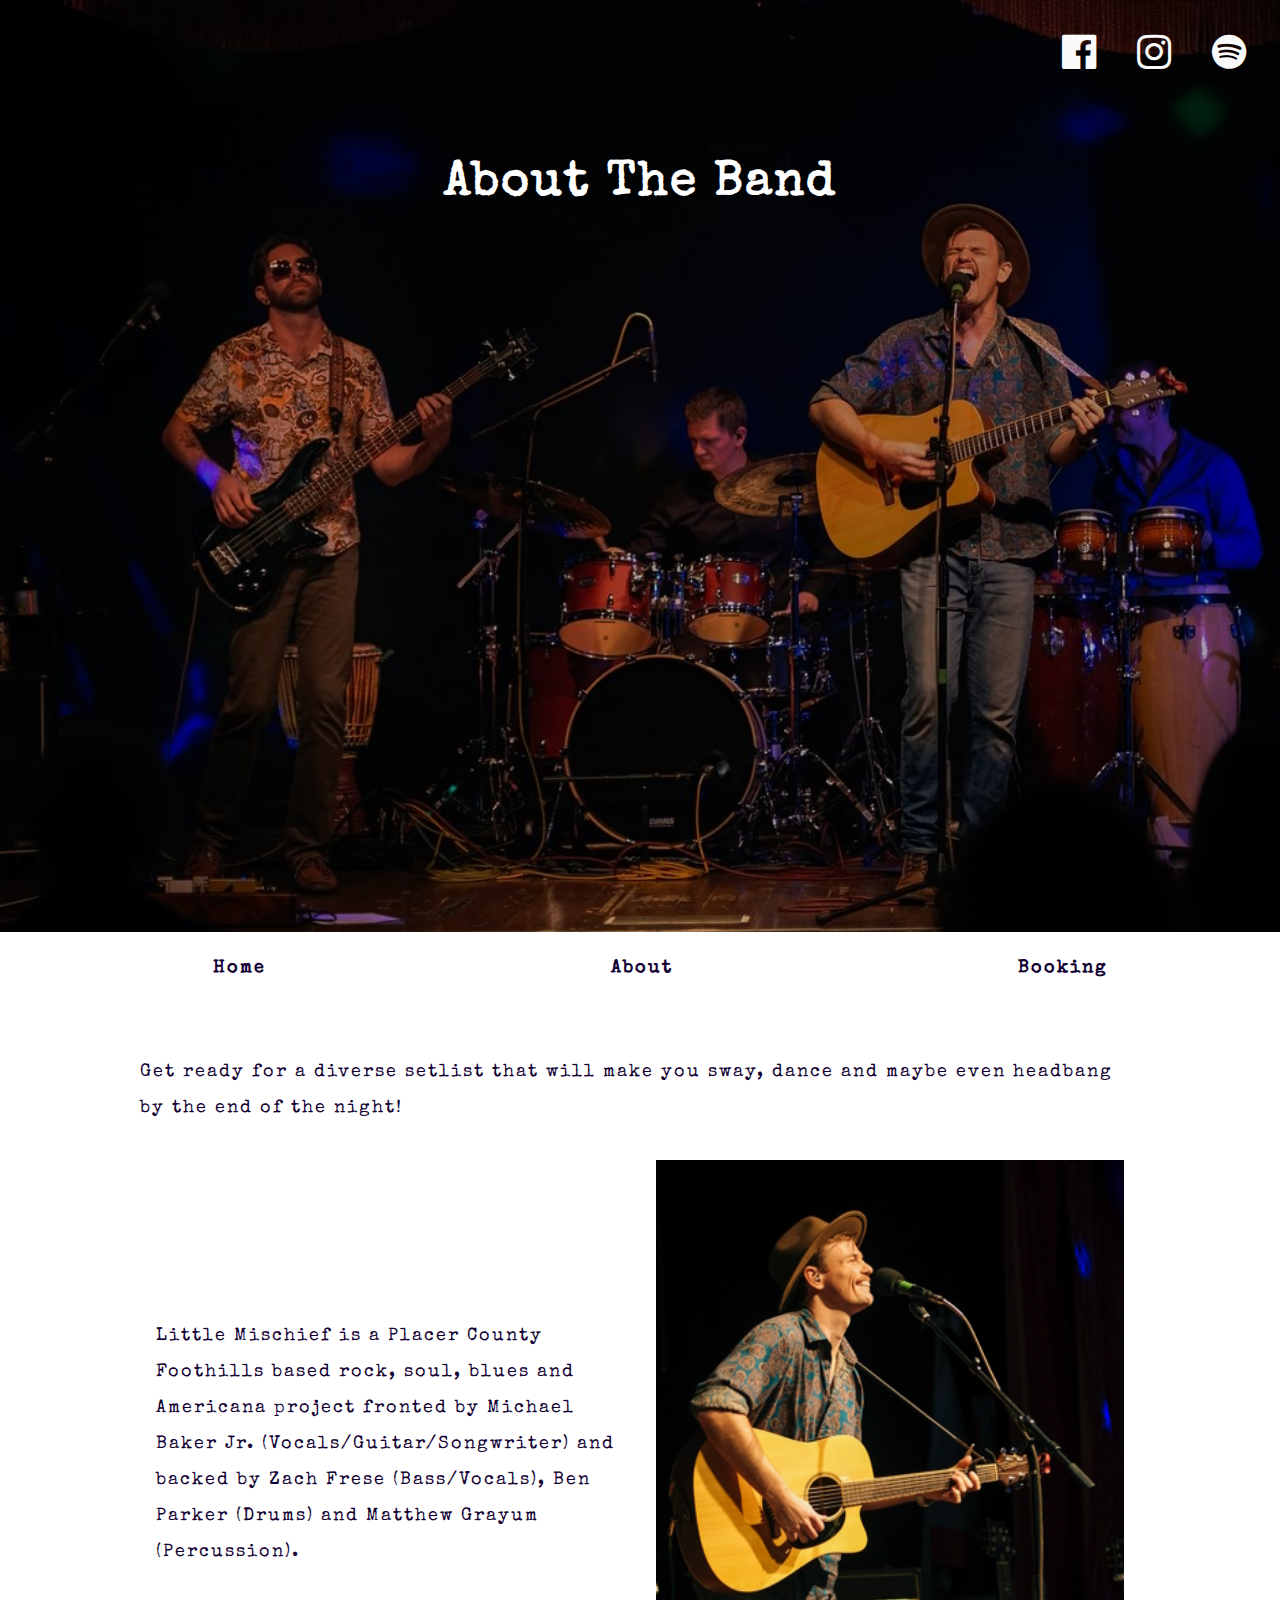
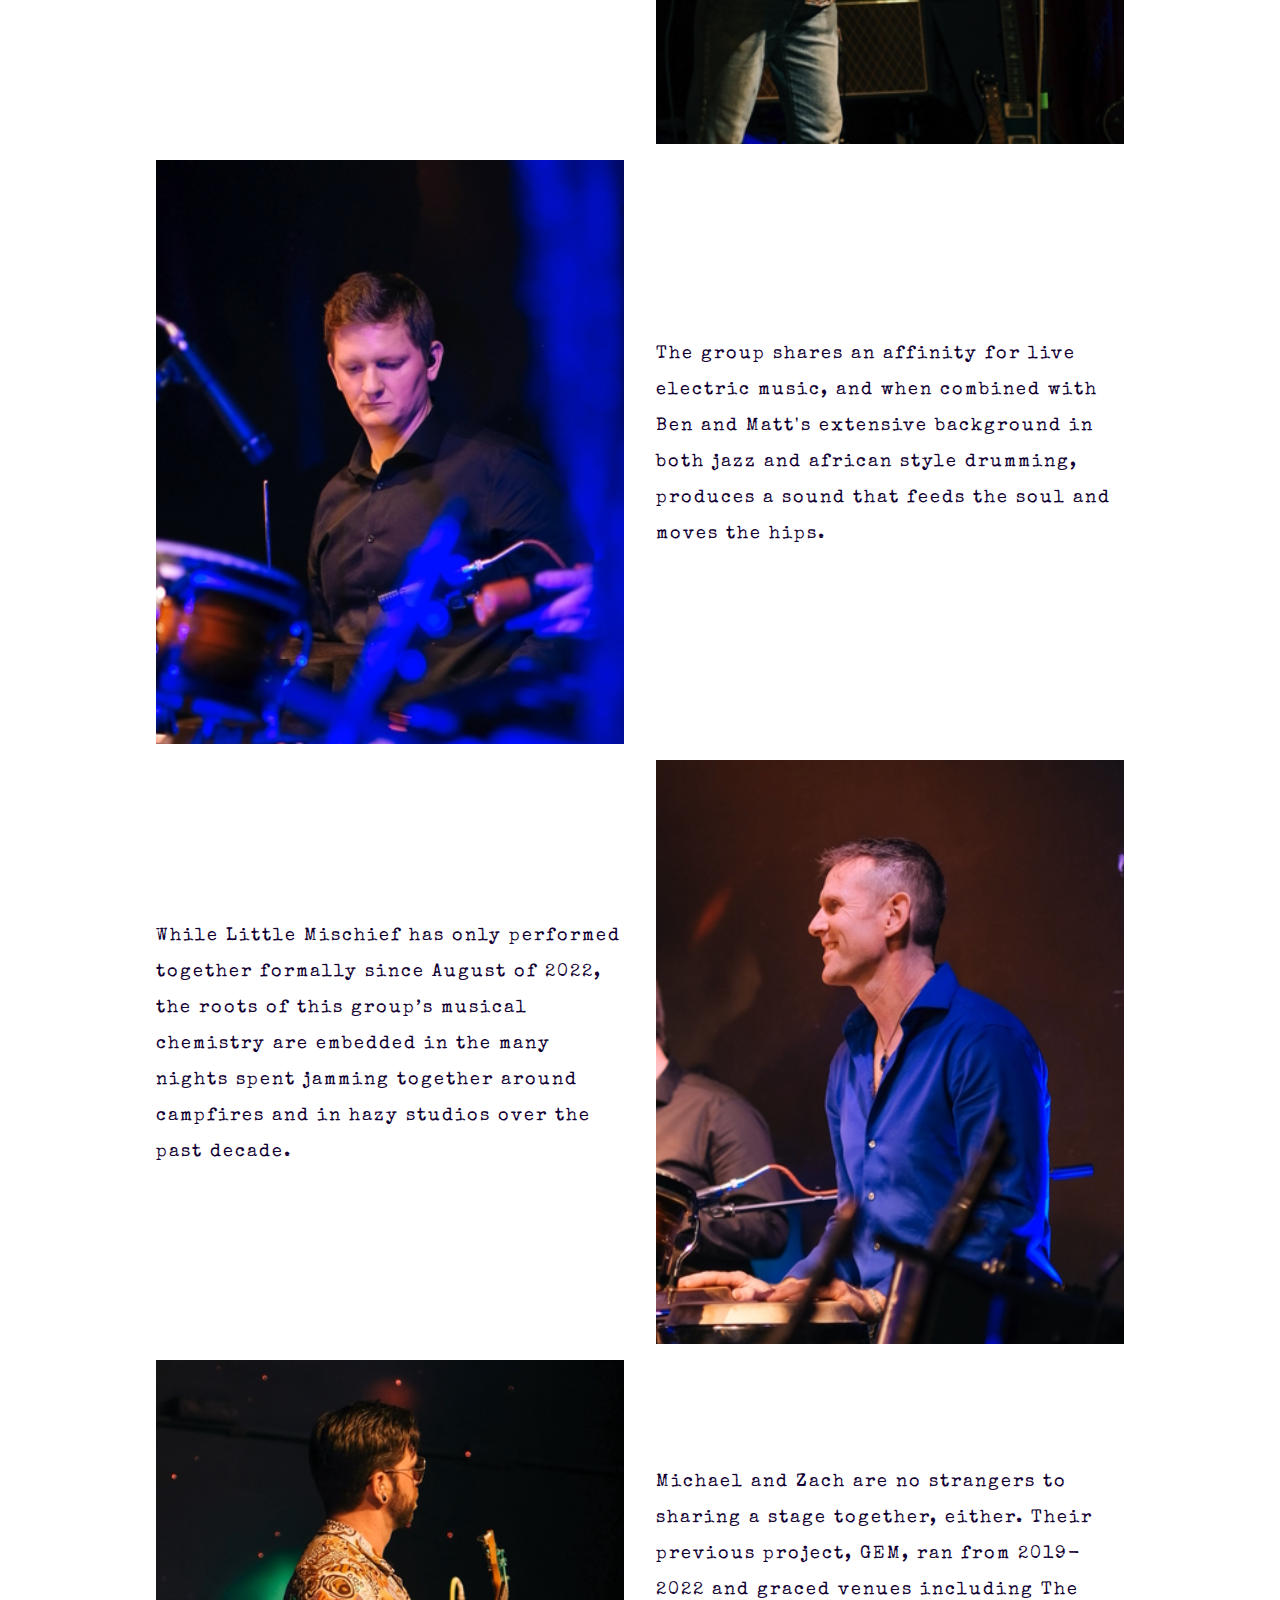
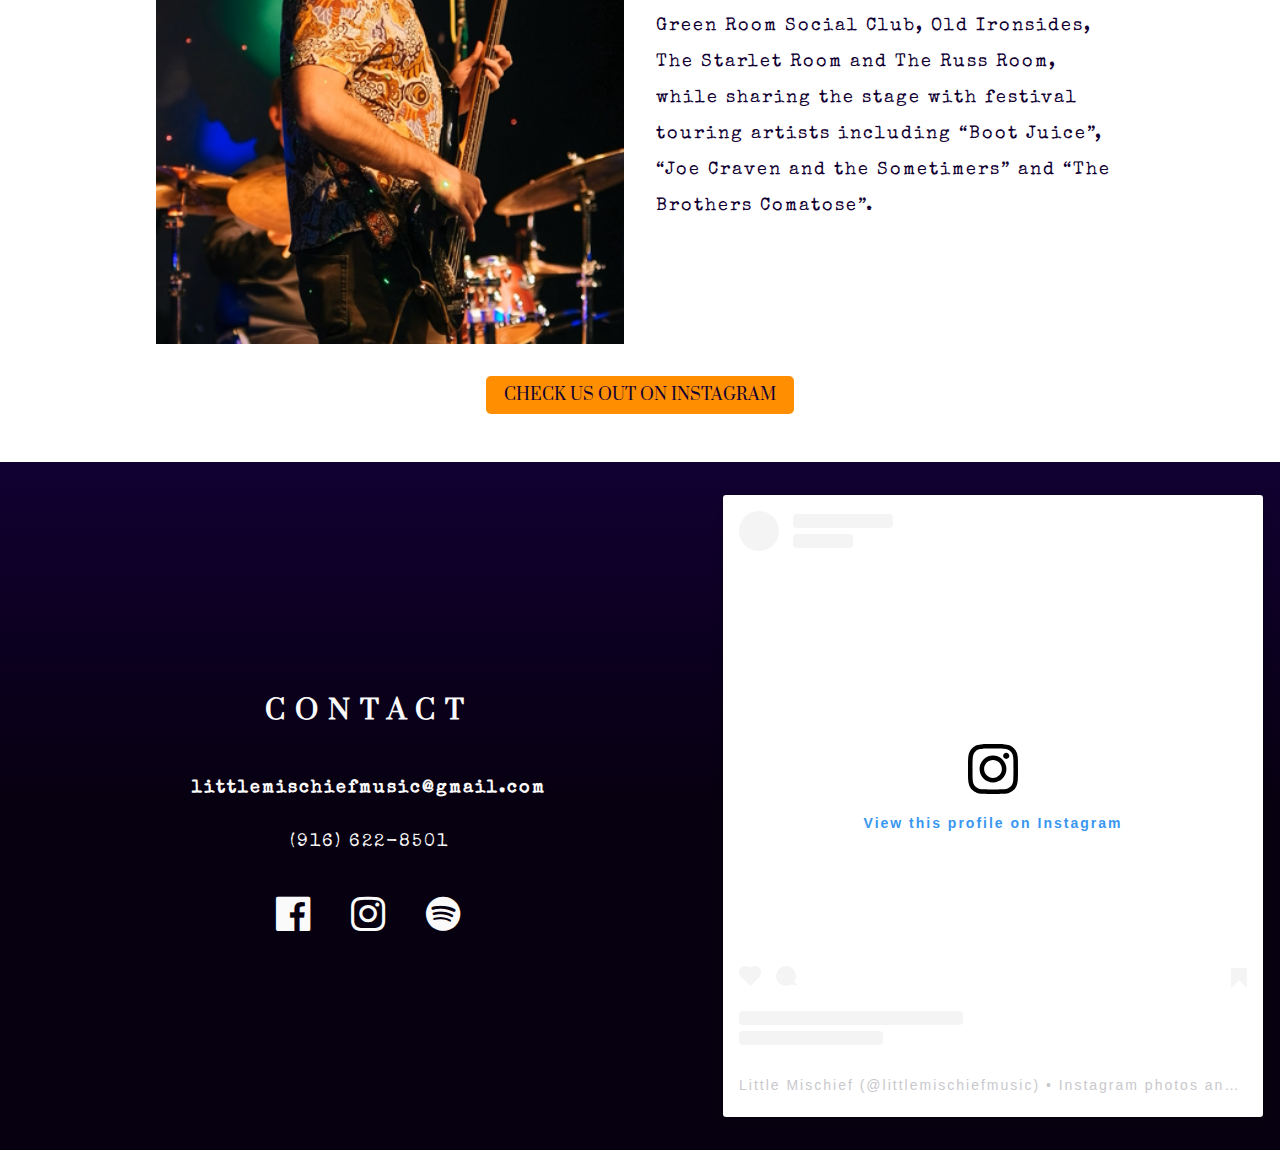
<file: about.html>
<!DOCTYPE html>
<html lang="de">
    <head>
        <title>About the Band</title>
        <script type="text/javascript" src="js/web-components.js"></script>
        <link rel="stylesheet" type="text/css" href="css/about.css">
        <site-head></site-head>
    </head>

   <body>
        <section class="header-wr about">
           <div class="header-content">
               <site-header-icons></site-header-icons>
               <h1>
                   <span>About The Band</span>
                   <span class="circle-imspanr">
                       <img src="./images/zach_sq.jpg" alt="Michael Baker looking awesome"/>
                   </span>
               </h1>
           </div>
        </section>
       <site-nav></site-nav>
        <section>
            <div class="content about">
                <p>Get ready for a diverse setlist that will make you sway, dance and maybe even headbang by the end of the night!</p>
                <div class="about-p img-right">
                    <p>Little Mischief is a Placer County Foothills based rock, soul, blues and Americana project fronted by Michael Baker Jr. (Vocals/Guitar/Songwriter) and backed by Zach Frese (Bass/Vocals), Ben Parker (Drums) and Matthew Grayum (Percussion).</p>
                    <img src="./images/baker10-cropped.jpg" alt="Michael flashing that winning smile"/>
                </div>
                <div class="about-p img-left">
                    <p>The group shares an affinity for live electric music, and when combined with Ben and Matt's extensive background in both jazz and african style drumming, produces a sound that feeds the soul and moves the hips.</p>
                    <img src="./images/ben-cropped.jpg" alt="Ben making it groove with mental powers"/>
                </div>
                <div class="about-p img-right">
                    <p>While Little Mischief has only performed together formally since August of 2022, the roots of this group’s musical chemistry are embedded in the many nights spent jamming together around campfires and in hazy studios over the past decade.</p>
                    <img src="./images/matt-cropped.jpg" alt="Matt's chiseled profile"/>
                </div>
                <div class="about-p img-left">
                    <p>Michael and Zach are no strangers to sharing a stage together, either. Their previous project, GEM, ran from 2019-2022 and graced venues including The Green Room Social Club, Old Ironsides, The Starlet Room and The Russ Room, while sharing the stage with festival touring artists including “Boot Juice”, “Joe Craven and the Sometimers” and “The Brothers Comatose”.</p>
                    <img src="./images/zach-cropped.jpg" alt="Zack holding it down with maximum cool"/>
                </div>
                <div style="text-align: center; margin-top: 2rem">
                    <a href="https://www.instagram.com/littlemischiefmusic/"><button>Check us out on Instagram</button></a>
                </div>
            </div>
        </section>
        <site-footer></site-footer>
        <script async src="//www.instagram.com/embed.js"></script>
        <script type="text/javascript" src="js/main.js" defer></script>
   </body>
</html>
</file>
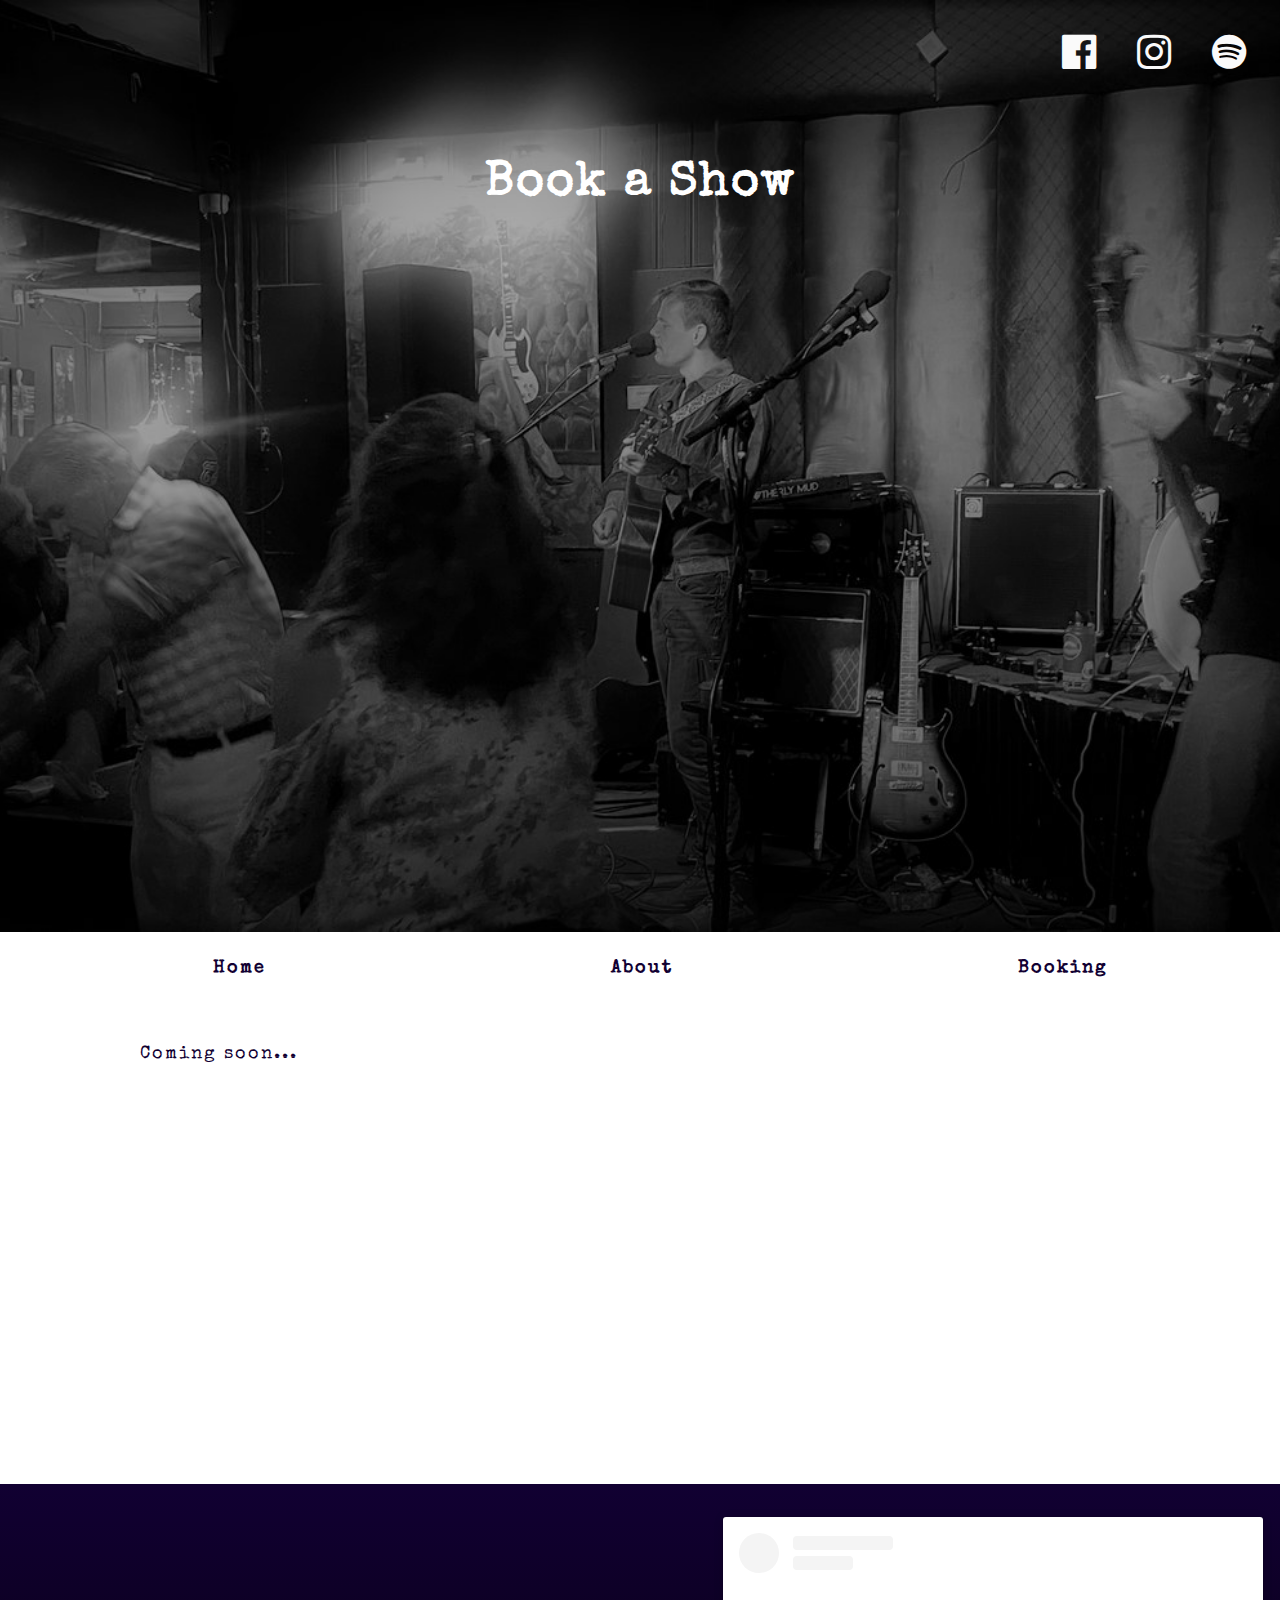
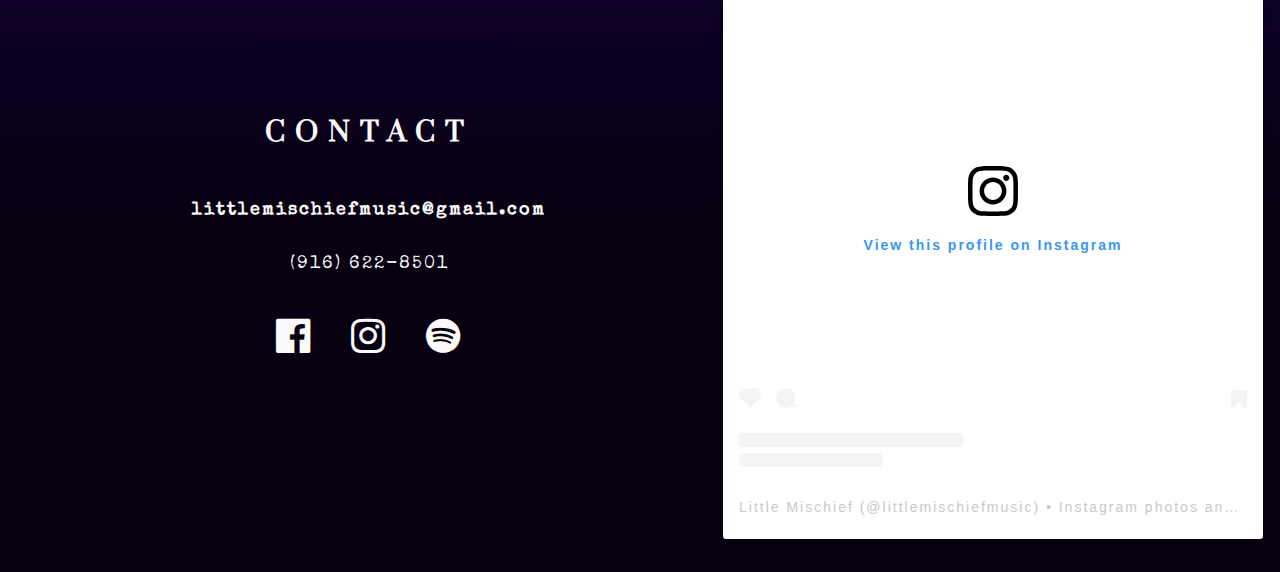
<file: booking.html>
<!DOCTYPE html>
<html lang="de">
    <head>
        <title>Book a Show</title>
        <meta charset="utf-8" />
        <meta name="viewport" content="width=device-width, initial-scale=1" />
        <link rel="icon" href="./images/littlemischief_circle_YYC_icon.ico" />
        <link rel="stylesheet" type="text/css" href="css/index.css">
        <link rel="preconnect" href="https://fonts.googleapis.com">
        <link rel="preconnect" href="https://fonts.gstatic.com" crossorigin>
        <link href="https://fonts.googleapis.com/css2?family=Prata&family=Special+Elite&display=swap" rel="stylesheet">
        <link rel="stylesheet" href="https://cdnjs.cloudflare.com/ajax/libs/font-awesome/4.7.0/css/font-awesome.min.css">
        <link rel="stylesheet" href="https://fonts.googleapis.com/icon?family=Material+Icons">

    </head>
   <body>
        <section class="header-wr booking">
           <div class="header-content">
               <button id="burger"><i id="burger-close" class="fa fa-bars" aria-hidden="true"></i></button>
               <div class="social">
                   <a href="https://www.facebook.com/LittleMischiefMusic">
                       <i class="fa fa-facebook-official" aria-hidden="true"></i>
                       <span class="sr-only">facebook page</span>
                   </a>
                   <a href="https://www.instagram.com/littlemischiefmusic/">
                       <i class="fa fa-instagram" aria-hidden="true"></i>
                       <span class="sr-only">instagram page</span>
                   </a>
                   <a href="https://open.spotify.com/artist/0H99CmVdzy0dWrRHoufkzu?si=YcJEqcT3Sd6ND6V8sk5jbA">
                       <i class="fa fa-brands fa-spotify" aria-hidden="true"></i>
                       <span class="sr-only">spotify page</span>
                   </a>
               </div>


               <h1>
                   <span>Book a Show</span>
                   <span class="circle-img-wr">
                       <img src="./images/michael_olivers_sq.jpg" alt="Michael Baker looking awesome"/>
                   </span>
               </h1>
           </div>
        </section>
        <nav class="main-nav">
            <ul>
                <li><a href="./index.html">Home</a></li>
                <li><a href="./about.html">About</a></li>
                <li><a href="booking.html">Booking</a></li>
            </ul>
        </nav>
        <nav class="mobile-nav hidden" id="mobile-nav">
            <button class="material-icons" id="close-mobile-nav">
                close
            </button>
            <ul>
                <li><a href="./index.html">Home</a></li>
                <li><a href="./about.html">About</a></li>
                <li><a href="./booking.html">Booking</a></li>
            </ul>
        </nav>

        <section style="height: 400px">
            <div class="content">
                Coming soon...
            </div>
        </section>
        <footer class="footer-wr">
            <div class="footer-content">
                <h2>Contact</h2>
                <div>
                    <a href="mailto:littlemischiefmusic@gmail.com">littlemischiefmusic@gmail.com</a>
                    <p>(916) 622-8501</p>
                </div>
                <div class="social">
                    <a href="https://www.facebook.com/LittleMischiefMusic">
                        <i class="fa fa-facebook-official" aria-hidden="true"></i>
                        <span class="sr-only">facebook page</span>
                    </a>
                    <a href="https://www.instagram.com/littlemischiefmusic/">
                        <i class="fa fa-instagram" aria-hidden="true"></i>
                        <span class="sr-only">instagram page</span>
                    </a>
                    <a href="https://open.spotify.com/artist/0H99CmVdzy0dWrRHoufkzu?si=YcJEqcT3Sd6ND6V8sk5jbA">
                        <i class="fa fa-brands fa-spotify" aria-hidden="true"></i>
                        <span class="sr-only">spotify page</span>
                    </a>
                </div>

            </div>
            <blockquote class="instagram-media" data-instgrm-permalink="https://www.instagram.com/littlemischiefmusic/?utm_source=ig_embed&amp;utm_campaign=loading" data-instgrm-version="14" style=" background:#FFF; border:0; border-radius:3px; box-shadow:0 0 1px 0 rgba(0,0,0,0.5),0 1px 10px 0 rgba(0,0,0,0.15); margin: 1px; max-width:540px; min-width:326px; padding:0; width:99.375%; width:-webkit-calc(100% - 2px); width:calc(100% - 2px);"><div style="padding:16px;"> <a href="https://www.instagram.com/littlemischiefmusic/?utm_source=ig_embed&amp;utm_campaign=loading" style=" background:#FFFFFF; line-height:0; padding:0 0; text-align:center; text-decoration:none; width:100%;" target="_blank"> <div style=" display: flex; flex-direction: row; align-items: center;"> <div style="background-color: #F4F4F4; border-radius: 50%; flex-grow: 0; height: 40px; margin-right: 14px; width: 40px;"></div> <div style="display: flex; flex-direction: column; flex-grow: 1; justify-content: center;"> <div style=" background-color: #F4F4F4; border-radius: 4px; flex-grow: 0; height: 14px; margin-bottom: 6px; width: 100px;"></div> <div style=" background-color: #F4F4F4; border-radius: 4px; flex-grow: 0; height: 14px; width: 60px;"></div></div></div><div style="padding: 19% 0;"></div> <div style="display:block; height:50px; margin:0 auto 12px; width:50px;"><svg width="50px" height="50px" viewBox="0 0 60 60" version="1.1" xmlns="https://www.w3.org/2000/svg" xmlns:xlink="https://www.w3.org/1999/xlink"><g stroke="none" stroke-width="1" fill="none" fill-rule="evenodd"><g transform="translate(-511.000000, -20.000000)" fill="#000000"><g><path d="M556.869,30.41 C554.814,30.41 553.148,32.076 553.148,34.131 C553.148,36.186 554.814,37.852 556.869,37.852 C558.924,37.852 560.59,36.186 560.59,34.131 C560.59,32.076 558.924,30.41 556.869,30.41 M541,60.657 C535.114,60.657 530.342,55.887 530.342,50 C530.342,44.114 535.114,39.342 541,39.342 C546.887,39.342 551.658,44.114 551.658,50 C551.658,55.887 546.887,60.657 541,60.657 M541,33.886 C532.1,33.886 524.886,41.1 524.886,50 C524.886,58.899 532.1,66.113 541,66.113 C549.9,66.113 557.115,58.899 557.115,50 C557.115,41.1 549.9,33.886 541,33.886 M565.378,62.101 C565.244,65.022 564.756,66.606 564.346,67.663 C563.803,69.06 563.154,70.057 562.106,71.106 C561.058,72.155 560.06,72.803 558.662,73.347 C557.607,73.757 556.021,74.244 553.102,74.378 C549.944,74.521 548.997,74.552 541,74.552 C533.003,74.552 532.056,74.521 528.898,74.378 C525.979,74.244 524.393,73.757 523.338,73.347 C521.94,72.803 520.942,72.155 519.894,71.106 C518.846,70.057 518.197,69.06 517.654,67.663 C517.244,66.606 516.755,65.022 516.623,62.101 C516.479,58.943 516.448,57.996 516.448,50 C516.448,42.003 516.479,41.056 516.623,37.899 C516.755,34.978 517.244,33.391 517.654,32.338 C518.197,30.938 518.846,29.942 519.894,28.894 C520.942,27.846 521.94,27.196 523.338,26.654 C524.393,26.244 525.979,25.756 528.898,25.623 C532.057,25.479 533.004,25.448 541,25.448 C548.997,25.448 549.943,25.479 553.102,25.623 C556.021,25.756 557.607,26.244 558.662,26.654 C560.06,27.196 561.058,27.846 562.106,28.894 C563.154,29.942 563.803,30.938 564.346,32.338 C564.756,33.391 565.244,34.978 565.378,37.899 C565.522,41.056 565.552,42.003 565.552,50 C565.552,57.996 565.522,58.943 565.378,62.101 M570.82,37.631 C570.674,34.438 570.167,32.258 569.425,30.349 C568.659,28.377 567.633,26.702 565.965,25.035 C564.297,23.368 562.623,22.342 560.652,21.575 C558.743,20.834 556.562,20.326 553.369,20.18 C550.169,20.033 549.148,20 541,20 C532.853,20 531.831,20.033 528.631,20.18 C525.438,20.326 523.257,20.834 521.349,21.575 C519.376,22.342 517.703,23.368 516.035,25.035 C514.368,26.702 513.342,28.377 512.574,30.349 C511.834,32.258 511.326,34.438 511.181,37.631 C511.035,40.831 511,41.851 511,50 C511,58.147 511.035,59.17 511.181,62.369 C511.326,65.562 511.834,67.743 512.574,69.651 C513.342,71.625 514.368,73.296 516.035,74.965 C517.703,76.634 519.376,77.658 521.349,78.425 C523.257,79.167 525.438,79.673 528.631,79.82 C531.831,79.965 532.853,80.001 541,80.001 C549.148,80.001 550.169,79.965 553.369,79.82 C556.562,79.673 558.743,79.167 560.652,78.425 C562.623,77.658 564.297,76.634 565.965,74.965 C567.633,73.296 568.659,71.625 569.425,69.651 C570.167,67.743 570.674,65.562 570.82,62.369 C570.966,59.17 571,58.147 571,50 C571,41.851 570.966,40.831 570.82,37.631"></path></g></g></g></svg></div><div style="padding-top: 8px;"> <div style=" color:#3897f0; font-family:Arial,sans-serif; font-size:14px; font-style:normal; font-weight:550; line-height:18px;">View this profile on Instagram</div></div><div style="padding: 12.5% 0;"></div> <div style="display: flex; flex-direction: row; margin-bottom: 14px; align-items: center;"><div> <div style="background-color: #F4F4F4; border-radius: 50%; height: 12.5px; width: 12.5px; transform: translateX(0px) translateY(7px);"></div> <div style="background-color: #F4F4F4; height: 12.5px; transform: rotate(-45deg) translateX(3px) translateY(1px); width: 12.5px; flex-grow: 0; margin-right: 14px; margin-left: 2px;"></div> <div style="background-color: #F4F4F4; border-radius: 50%; height: 12.5px; width: 12.5px; transform: translateX(9px) translateY(-18px);"></div></div><div style="margin-left: 8px;"> <div style=" background-color: #F4F4F4; border-radius: 50%; flex-grow: 0; height: 20px; width: 20px;"></div> <div style=" width: 0; height: 0; border-top: 2px solid transparent; border-left: 6px solid #f4f4f4; border-bottom: 2px solid transparent; transform: translateX(16px) translateY(-4px) rotate(30deg)"></div></div><div style="margin-left: auto;"> <div style=" width: 0px; border-top: 8px solid #F4F4F4; border-right: 8px solid transparent; transform: translateY(16px);"></div> <div style=" background-color: #F4F4F4; flex-grow: 0; height: 12px; width: 16px; transform: translateY(-4px);"></div> <div style=" width: 0; height: 0; border-top: 8px solid #F4F4F4; border-left: 8px solid transparent; transform: translateY(-4px) translateX(8px);"></div></div></div> <div style="display: flex; flex-direction: column; flex-grow: 1; justify-content: center; margin-bottom: 24px;"> <div style=" background-color: #F4F4F4; border-radius: 4px; flex-grow: 0; height: 14px; margin-bottom: 6px; width: 224px;"></div> <div style=" background-color: #F4F4F4; border-radius: 4px; flex-grow: 0; height: 14px; width: 144px;"></div></div></a><p style=" color:#c9c8cd; font-family:Arial,sans-serif; font-size:14px; line-height:17px; margin-bottom:0; margin-top:8px; overflow:hidden; padding:8px 0 7px; text-align:center; text-overflow:ellipsis; white-space:nowrap;"><a href="https://www.instagram.com/littlemischiefmusic/?utm_source=ig_embed&amp;utm_campaign=loading" style=" color:#c9c8cd; font-family:Arial,sans-serif; font-size:14px; font-style:normal; font-weight:normal; line-height:17px;" target="_blank">Little Mischief</a> (@<a href="https://www.instagram.com/littlemischiefmusic/?utm_source=ig_embed&amp;utm_campaign=loading" style=" color:#c9c8cd; font-family:Arial,sans-serif; font-size:14px; font-style:normal; font-weight:normal; line-height:17px;" target="_blank">littlemischiefmusic</a>) • Instagram photos and videos</p></div></blockquote>
            <script async src="//www.instagram.com/embed.js"></script>
            <script type="text/javascript" src="js/main.js" defer></script>
        </footer>
   </body>
</html>
</file>
<file: css/about.css>
.about-p {
  display: flex;
  flex-direction: column;

  @media screen and (min-width: 700px) {
    flex-direction: row;
    margin: auto;
    max-height: 600px;
    overflow: hidden;

    &.img-left {
      flex-direction: row-reverse;
    }
  }

  img {
    width: 100%;

    @media screen and (min-width: 500px) {
      transform: scale(.75);
    }
  }


  p, img {
    flex: 1;


    @media screen and (min-width: 700px) {
      width: 48%;
      margin: auto;
      padding: 1rem;
      transform: none;
    }
  }

}
</file>
<file: css/index.css>
body {
  position: relative;
  background-color: #fff;
  font-family: 'Special Elite', cursive;
  padding: 0;
  margin: 0;
  color: #110032;
  font-size: 18px;
  line-height: 2;
  letter-spacing: 2px;
}

.hidden {
  display: none;
}

#burger {
  position: absolute;
  top: 1rem;
  left: 1rem;
  background-color: transparent;
  padding: 0;
  z-index: 2;

  @media screen and (min-width: 1024px) {
    display: none;
  }
}

#burger i {
  font-size: 1.5rem;
  padding: 1rem;
  color: #fafafa;

  @media screen and (min-width: 1024px) {
    font-size: 2.5rem;
  }
}


section {
  padding: 2rem 1rem 3rem;

  & .content {
    max-width: 1000px;
    margin: auto;
  }
}

a {
  font-weight: bold;
  text-decoration: none;
  color: #110032;

  &:hover {
    text-decoration: underline;
  }
}

h2 {
  text-transform: uppercase;
  font-family: 'Prata', serif;
  font-weight: bold;
  letter-spacing: 10px;
  margin-bottom: 2rem;
}

nav.main-nav {
  display: none;

  @media screen and (min-width: 1024px) {
    display: block;

    ul {
      display: flex;
      justify-content: space-around;
    }

    li {
      list-style: none;
    }
  }
}


nav.mobile-nav {
  height: calc(100vh);
  width: 100%;
  background-color: #070010;
  background-image: linear-gradient(#070010, #070010, #110032);
  position: absolute;
  top: 0;
  left: 0;
  z-index: 2;

  ul {
    position: relative;
    padding: 4rem;
  }


  li {
    list-style: none;
    padding: 1.25rem 0;
    font-size: 1.5rem;

    a {
      color: #fafafa;
    }
  }

  #close-mobile-nav {
    position: absolute;
    color: #fafafa;
    top: 1rem;
    right: 1rem;
    font-size: 2rem;
    font-weight: lighter;
    background-color: transparent;
    z-index: 99;
  }


  @media screen and (min-width: 1024px) {
    display: none;
  }
}



.social {
  position: relative;
  text-align: right;


  i {
    font-size: 1.5rem;
    padding: 1rem;
    color: #fafafa;
  }

  @media screen and (min-width: 1024px) {
    i {
      font-size: 2.5rem;
    }
  }
}

#home-hero, #epk-hero {
  position: relative;
  display: none;

  @media (orientation: landscape) {
    display: flex;
    align-items: center;
    justify-content: center;
    height: 100vh;
    width: 100%;
    background: #070010;
  }
  @media (min-width: 1025px) and (max-width: 1280px) {
    display: flex;
    align-items: center;
    justify-content: center;
    height: 100vh;
    width: 100%;
    background: #070010;
  }
}

#epk-hero::after {
  width: 100%;
  height: 100vh;
  content: '';
  position: absolute;
  top: 0;
  left: 0;
  background: rgba(0,0,0,0.5);
  z-index: 10;
}

#epk-hero .texture, .video-wr .texture {
  width: 100%;
  height: 100%;
  position: absolute;
  top: 0;
  left: 0;
  background-image: url('../images/texture.png');
  z-index: 15;
}

#home-hero video, #epk-hero video {
  display: none;

  @media (orientation: landscape) {
    display: block;
    width: 100%;
    height: 100vh;
    position: absolute;
    top: 0;
    left: 0;
    object-fit: cover;
  }
  @media (min-width: 1025px) and (max-width: 1280px) {
    display: block;
    width: 100%;
    height: 100vh;
    position: absolute;
    top: 0;
    left: 0;
    z-index: 5;
    object-fit: cover;
  }
}

#epk-hero .logo-caption {
  text-align: center;
  display: flex;
  align-items: center;
  justify-content: center;
  position: relative;
  z-index: 20;
  height: 100vh;
}

#header-icons {
  position: absolute;
  top: 1rem;
    right: 1rem;
    z-index: 20;
}

.header-wr {
  background-color: #070010;
  background-image: linear-gradient(#070010, #070010, #110032);
  padding-top: 1rem;

  &.home {
    @media (orientation: landscape) {
      display: none;
      /*background-position: center;*/
      /*background-repeat: no-repeat;*/
      /*background-size: cover;*/
      /*background-image: url('../images/2023-2024/group-pic-dark-min.png');*/
    }

    @media (min-width: 1025px) and (max-width: 1280px) {
      display: none;
      /*background-position: center;*/
      /*background-repeat: no-repeat;*/
      /*background-size: cover;*/
      /*background-image: url('../images/2023-2024/group-pic-dark-min.png');*/
    }
  }

  &.about {
    @media (orientation: landscape) {
      background-position: center;
      background-repeat: no-repeat;
      background-size: cover;
      background-image: url('../images/olivers_wide_dk.jpg');
    }

    @media (min-width: 1025px) and (max-width: 1280px) {
      background-position: center;
      background-repeat: no-repeat;
      background-size: cover;
      background-image: url('../images/olivers_wide_dk.jpg');
    }
  }

  &.booking {
    @media (orientation: landscape) {
      background-position: center;
      background-repeat: no-repeat;
      background-size: cover;
      background-image: url('../images/club_car_dk.jpg');
    }

    @media (min-width: 1025px) and (max-width: 1280px) {
      background-position: center;
      background-repeat: no-repeat;
      background-size: cover;
      background-image: url('../images/club_car_dk.jpg');
    }
  }
}

.header-content {
  height: calc(100vh - 2rem);
  text-align: center;
  color: #fafafa;




  h1 {
    font-family: 'Special Elite', cursive;
    font-size: 2rem;

    @media (orientation: landscape) {
      color: #fff;
      margin-top: 5rem;
    }

    @media (min-width: 1025px) {
      color: #fff;
      margin-top: 5rem;
      & div {
        font-size: 4rem;
      }
    }

    @media screen and (min-width: 700px) {
      margin-top: 3rem;
      font-size: 3rem;
    }
  }



  .subtitle {
    font-size: 1.2rem;
    margin-bottom: 1rem;
  }

  img {
    width: 100%;
    margin-top: 3rem;

    @media (orientation: landscape) {
      display: none;
    }
    @media (min-width: 1025px) and (max-width: 1280px){
      display: none;
    }
  }
}

#band-name {
  display: none;

  @media (orientation: landscape) {
    display: block;
  }
  @media (min-width: 920px) {
    display: block;
  }
}



.contact-wr {
  background-color: #fff;
}

.video-wr {
  position: relative;
  height: 100vh;
  max-height: 100vh;
  overflow: hidden;
  background-color: #aaa;
  background-image: url('../images/olivers_bw_sq_dk.jpg');
  background-position: center;
  background-repeat: no-repeat;
  background-size: cover;
}

.video-wr::after {
  content: '';
  position: absolute;
  top: 0;
  left: 0;
  width: 100%;
  height: 100%;
  background-color: rgba(0, 0, 0, 0.6);
  z-index: 10;
}

.shows-wr {
  background-color: #fff;
}

.footer-wr {
  display: flex;
  flex-direction: column;
  justify-content: space-between;
  background-color: #070010;
  background-image: linear-gradient(#110032, #070010, #070010 );
  padding: 2rem 1rem;

  @media screen and (min-width: 1024px) {
    flex-direction: row;
  }

  iframe {
    margin: 2rem auto !important;
    -webkit-box-shadow: 10px 10px 28px -4px rgba(0,0,0,0.75) !important;
    -moz-box-shadow: 10px 10px 28px -4px rgba(0,0,0,0.75) !important;
    box-shadow: 10px 10px 28px -4px rgba(0,0,0,0.75) !important;
    border-radius: 8px !important;

    @media screen and (min-width: 1024px) {
      margin: auto !important;
      max-width: 440px !important;
    }
  }
}


.contact-content{
  text-align: center;
}

.video-content {
  position: relative;
  height: 100%;
  text-align: center;
  z-index: 20;

  /*@media screen and (min-width: 720px) {*/
  /*  min-height: 400px;*/
  /*}*/

  /*@media screen and (min-width: 1024px) {*/
  /*  min-height: 500px;*/
  /*}*/

  /*@media screen and (min-width: 1280px) {*/
  /*  min-height: 600px;*/
  /*}*/

  h2 {
    color: #fff;
    margin-bottom: 2rem;
  }

  iframe {
    width: 300px;
    height: calc(300px * 0.56333);

    @media screen and (min-width: 700px) {
      width: calc(50vw);
      height: calc(calc(50vw) * 0.56333);
    }
  }
}

.spotify-wr {
  background-color: #ccc;
  background-image: linear-gradient(#110032, #ccc, #fff );
}

.spotify-content {
  text-align: center;

  h2 {
    color: #fff;
  }

  iframe {
    box-shadow: rgba(0, 0, 0, 0.3) 0 19px 38px, rgba(0, 0, 0, 0.22) 0 15px 12px;
    @media screen and (min-width: 1520px) {
      width: calc(50vw);
      height: calc(calc(50vw) * 0.56333);
    }
  }

}

.shows-content {
  text-align: center;
  max-width: 1000px;
  margin: auto;
}

.show-date {
  text-align: left;
  position: relative;
  border-bottom: 1px solid #ccc;
  padding: 1rem;

  .map-link {
    position: absolute;
    bottom: 2rem;
    right: 1rem;
    font-size: 2rem;
  }

  & .date {
    display: flex;
    flex-direction: column;
    justify-content: space-between;
    align-items: flex-start;

    @media screen and (min-width: 600px) {
      flex-direction: row;
    }
  }

  &:last-child {
    border: none;
  }
}

.footer-content {
  text-align: center;
  margin: auto;
  color: #fafafa;

  a {
    color: #fafafa;
  }

  .social {
    text-align: center;
  }
}

input {
  width: 90%;
  max-width: 400px;
  height: 36px;
  margin: 1rem 0;
  border-radius: 5px;
  padding-left: 10px;
  font-size: 1rem;
}

button {
  font-family: 'Prata', serif;
  font-size: 1rem;
  text-transform: uppercase;
  background-color: #ff8e00;
  border: none;
  color: #110032;
  padding: 8px 18px;
  border-radius: 5px;
}

button:hover {
  background-color: #ff8e00;
  cursor: pointer;
}

#form-email-signup {
  text-align: center;
}

/* MailChimp Form */
#mc_embed_signup {
  width: 100% !important;
}
.mc-field-group {
  max-width: 400px !important;
  margin: auto;
}

#mc-embedded-subscribe {
  font-family: 'Prata', serif !important;
  font-size: 1rem !important;
  text-transform: uppercase !important;
  background-color: #ff8e00 !important;
  border: none !important;
  color: #110032 !important;
  padding: 8px 18px !important;
  border-radius: 5px !important;
  height: unset !important;
  font-weight: bold !important;
  letter-spacing: 10px !important;
}

#mce-responses {
  float: unset !important;
}

#mce-responses .response {
  float: unset !important;
  width: 100% !important;
  margin: 0 auto 2rem !important;
  padding: 0 !important;
}

#mce-error-response {
  color: #e00000;
}

.foot {
  display: block !important;
  text-align: center !important;
  margin: auto !important;
}

.home-page h1 {
  @media screen and (min-width: 700px) {
    margin-top: 60vh;
  }
}
</file>
